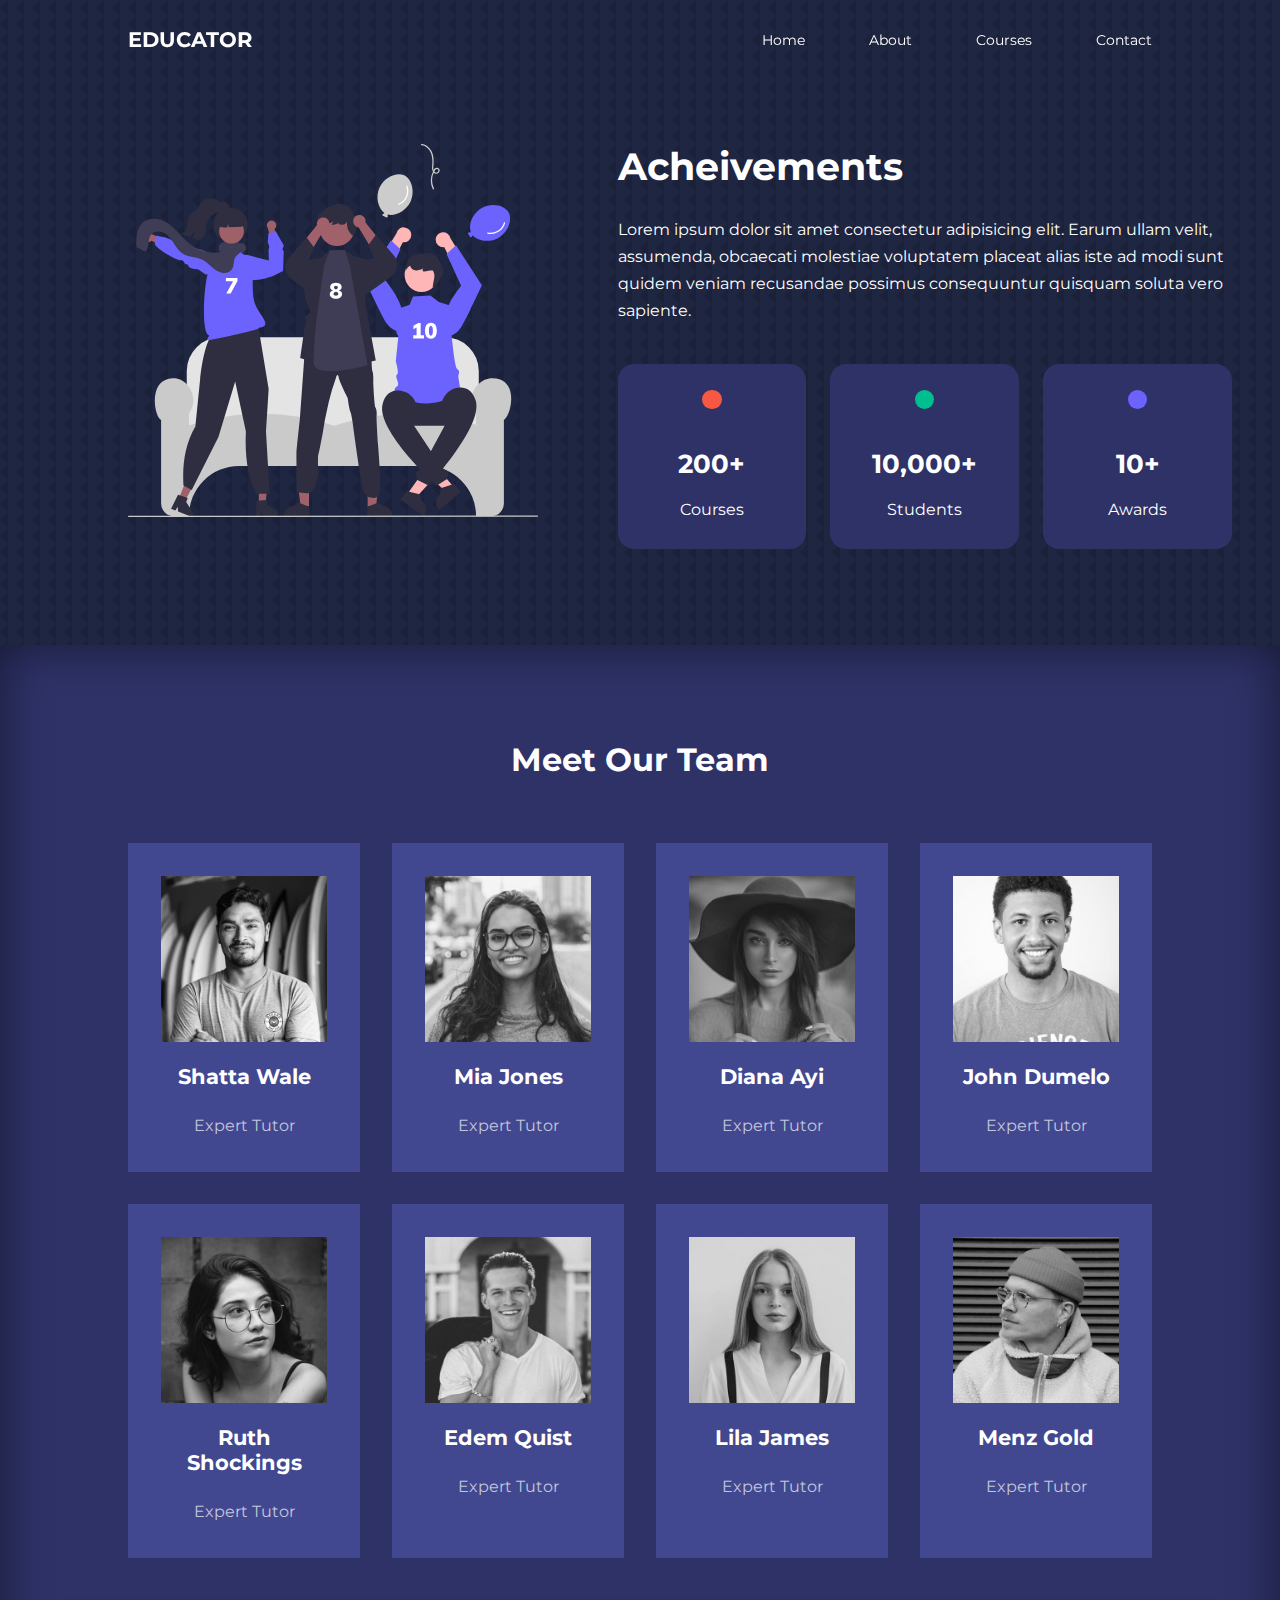
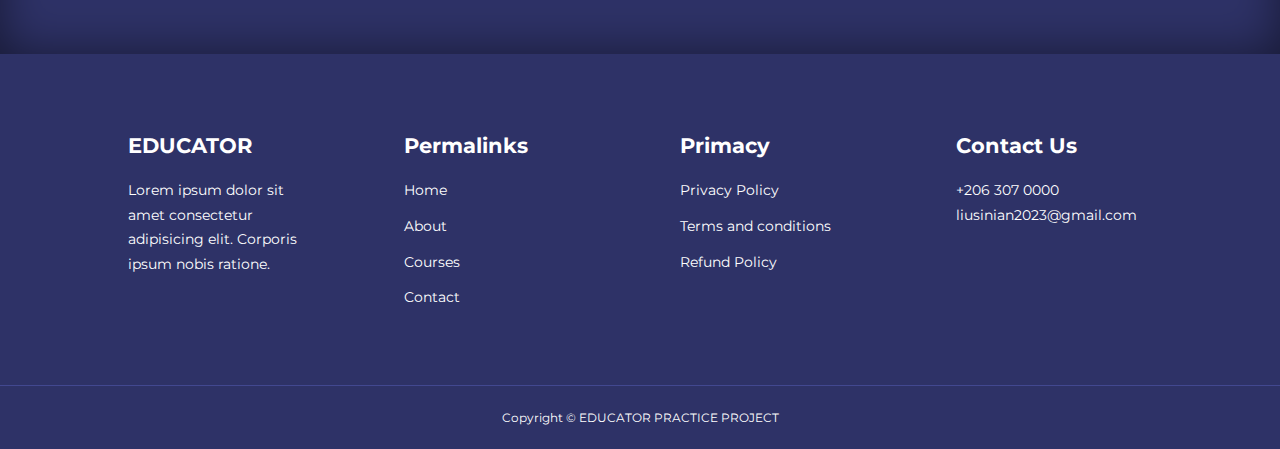
<file: public/about.html>
<!DOCTYPE html>
<html lang="en">

<head>
  <meta charset="UTF-8">
  <meta http-equiv="X-UA-Compatible" content="IE=edge">
  <meta name="viewport" content="width=device-width, initial-scale=1.0">
  <title>Responsive Multipage Education Website Using HTML, CSS & Javascript</title>

  <!-- ICONSCOUT CDN -->
  <link rel="stylesheet" href="https://unicons.iconscout.com/release/v4.0.0/css/line.css">

  <!-- GOOGLE FONTS (MONTSERRAT) -->
  <link rel="preconnect" href="https://fonts.googleapis.com">
  <link rel="preconnect" href="https://fonts.gstatic.com" crossorigin>
  <link href="https://fonts.googleapis.com/css2?family=Montserrat:wght@300;400;500;600;700;800;900&display=swap"
    rel="stylesheet">

  <link rel="stylesheet" href="./css/style.css">
  <link rel="stylesheet" href="./css/about.css">
</head>

<body>
  <!-- nav section -->
  <nav>
    <div class="container nav_container">
      <a href="index.html">
        <h4>EDUCATOR</h4>
      </a>
      <ul class="nav_menu">
        <li><a href="index.html">Home</a></li>
        <li><a href="about.html">About</a></li>
        <li><a href="courses.html">Courses</a></li>
        <li><a href="contact.html">Contact</a></li>
      </ul>
      <!-- i为iconScout元素 区分普通文本的一系列文本-->
      <button id="open-menu-btn"><i class="uil uil-bars"></i></button>
      <button id="close-menu-btn"><i class="uil uil-multiply"></i></button>
    </div>
  </nav>



  <!--  achievemen section  -->

  <section class="about__achievements">
    <div class="container about__achievements-container">
      <div class="about__achievements-left">
        <img src="./images/about achievements.svg">
      </div>

      <div class="about__achievements-right">
        <h1>Acheivements</h1>
        <p>
          Lorem ipsum dolor sit amet consectetur adipisicing elit. Earum ullam velit, assumenda, obcaecati molestiae
          voluptatem placeat alias iste ad modi sunt quidem veniam recusandae possimus consequuntur quisquam soluta vero
          sapiente.
        </p>
        <div class="achievements__cards">
          <article class="achievement__card">
            <span class="achievement__icon">
              <i class="uil uil-video"></i>
            </span>
            <h3>200+</h3>
            <p>Courses</p>
          </article>

          <article class="achievement__card">
            <span class="achievement__icon">
              <i class="uil uil-users-alt"></i>
            </span>
            <h3>10,000+</h3>
            <p>Students</p>
          </article>

          <article class="achievement__card">
            <span class="achievement__icon">
              <i class="uil uil-trophy"></i>
            </span>
            <h3>10+</h3>
            <p>Awards</p>
          </article>

        </div>
      </div>
    </div>
  </section>



  <!-- team section -->
  <section class="team">
    <h2>Meet Our Team</h2>
    <div class="container team__container">
      <article class="team__member">
        <div class="team__member-image">
          <img src="./images/tm1.jpg">
        </div>
        <div class="team__member-info">
          <h4>Shatta Wale</h4>
          <p>Expert Tutor</p>
        </div>
        <div class="team__member-socials">
          <a href="https://instagram.com"><i class="uil uil-instagram"></i></a>
          <a href="https://twitter.com"><i class="uil uil-twitter-alt"></i></a>
          <a href="https://linkedin.com"><i class="uil uil-linkedin-alt"></i></a>
        </div>
      </article>

      <article class="team__member">
        <div class="team__member-image">
          <img src="./images/tm2.jpg">
        </div>
        <div class="team__member-info">
          <h4>Mia Jones</h4>
          <p>Expert Tutor</p>
        </div>
        <div class="team__member-socials">
          <a href="https://instagram.com"><i class="uil uil-instagram"></i></a>
          <a href="https://twitter.com"><i class="uil uil-twitter-alt"></i></a>
          <a href="https://linkedin.com"><i class="uil uil-linkedin-alt"></i></a>
        </div>
      </article>


      <article class="team__member">
        <div class="team__member-image">
          <img src="./images/tm3.jpg">
        </div>
        <div class="team__member-info">
          <h4>Diana Ayi</h4>
          <p>Expert Tutor</p>
        </div>
        <div class="team__member-socials">
          <a href="https://instagram.com"><i class="uil uil-instagram"></i></a>
          <a href="https://twitter.com"><i class="uil uil-twitter-alt"></i></a>
          <a href="https://linkedin.com"><i class="uil uil-linkedin-alt"></i></a>
        </div>
      </article>


      <article class="team__member">
        <div class="team__member-image">
          <img src="./images/tm4.jpg">
        </div>
        <div class="team__member-info">
          <h4>John Dumelo</h4>
          <p>Expert Tutor</p>
        </div>
        <div class="team__member-socials">
          <a href="https://instagram.com"><i class="uil uil-instagram"></i></a>
          <a href="https://twitter.com"><i class="uil uil-twitter-alt"></i></a>
          <a href="https://linkedin.com"><i class="uil uil-linkedin-alt"></i></a>
        </div>
      </article>


      <article class="team__member">
        <div class="team__member-image">
          <img src="./images/tm5.jpg">
        </div>
        <div class="team__member-info">
          <h4>Ruth Shockings</h4>
          <p>Expert Tutor</p>
        </div>
        <div class="team__member-socials">
          <a href="https://instagram.com"><i class="uil uil-instagram"></i></a>
          <a href="https://twitter.com"><i class="uil uil-twitter-alt"></i></a>
          <a href="https://linkedin.com"><i class="uil uil-linkedin-alt"></i></a>
        </div>
      </article>


      <article class="team__member">
        <div class="team__member-image">
          <img src="./images/tm6.jpg">
        </div>
        <div class="team__member-info">
          <h4>Edem Quist</h4>
          <p>Expert Tutor</p>
        </div>
        <div class="team__member-socials">
          <a href="https://instagram.com"><i class="uil uil-instagram"></i></a>
          <a href="https://twitter.com"><i class="uil uil-twitter-alt"></i></a>
          <a href="https://linkedin.com"><i class="uil uil-linkedin-alt"></i></a>
        </div>
      </article>


      <article class="team__member">
        <div class="team__member-image">
          <img src="./images/tm7.jpg">
        </div>
        <div class="team__member-info">
          <h4>Lila James</h4>
          <p>Expert Tutor</p>
        </div>
        <div class="team__member-socials">
          <a href="https://instagram.com"><i class="uil uil-instagram"></i></a>
          <a href="https://twitter.com"><i class="uil uil-twitter-alt"></i></a>
          <a href="https://linkedin.com"><i class="uil uil-linkedin-alt"></i></a>
        </div>
      </article>


      <article class="team__member">
        <div class="team__member-image">
          <img src="./images/tm8.jpg">
        </div>
        <div class="team__member-info">
          <h4>Menz Gold</h4>
          <p>Expert Tutor</p>
        </div>
        <div class="team__member-socials">
          <a href="https://instagram.com"><i class="uil uil-instagram"></i></a>
          <a href="https://twitter.com"><i class="uil uil-twitter-alt"></i></a>
          <a href="https://linkedin.com"><i class="uil uil-linkedin-alt"></i></a>
        </div>
      </article>
    </div>
  </section>

  <!-- footer -->
  <footer>
    <div class="container footer_container">
      <div class="footer_1">
        <a href="index.html" class="footer_logo">
          <h4>EDUCATOR</h4>
        </a>
        <p>
          Lorem ipsum dolor sit amet consectetur adipisicing elit. Corporis ipsum nobis ratione.
        </p>
      </div>

      <div class="footer_2">
        <h4>Permalinks</h4>
        <ul class="permalinks">
          <li><a href="index.html">Home</a></li>
          <li><a href="about.html">About</a></li>
          <li><a href="courses.html">Courses</a></li>
          <li><a href="contact.html">Contact</a></li>
        </ul>
      </div>

      <div class="footer_3">
        <h4>Primacy</h4>
        <ul class="privacy">
          <li><a href="#">Privacy Policy</a></li>
          <li><a href="#">Terms and conditions</a></li>
          <li><a href="#">Refund Policy</a></li>
        </ul>
      </div>

      <div class="footer_4">
        <h4>Contact Us</h4>
        <div>
          <p>+206 307 0000</p>
          <p>liusinian2023@gmail.com</p>
        </div>

        <ul class="footer_socials">
          <li>
            <a href="#"><i class="uil uil-facebook-f"></i></a>
          </li>
          <li>
            <a href="#"><i class="uil uil-instagram-alt"></i></a>
          </li>
          <li>
            <a href="#"><i class="uil uil-twitter"></i></a>
          </li>
          <li>
            <a href="#"><i class="uil uil-linkedin-alt"></i></a>
          </li>
        </ul>
      </div>
    </div>
    <div class="footer_copyright">
      <!-- copyright符号 -->
      <small>Copyright &copy; EDUCATOR PRACTICE PROJECT</small>
    </div>
  </footer>

  <script src="./main.js"></script>

</body>

</html>
</file>
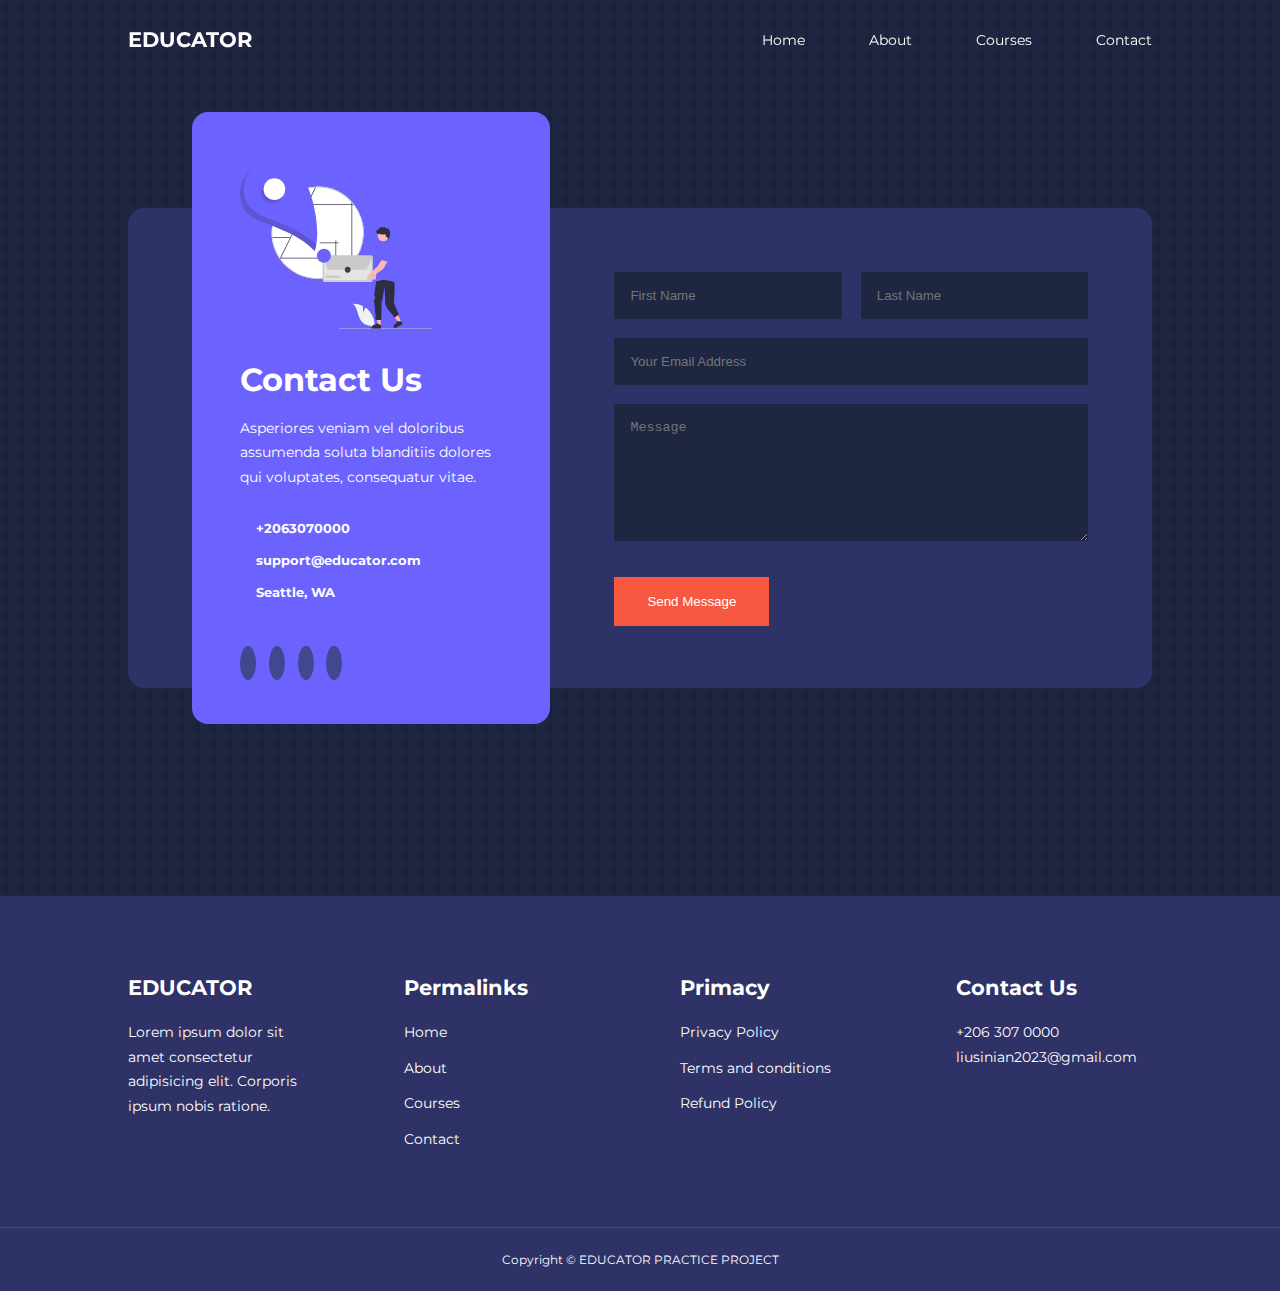
<file: public/contact.html>
<!DOCTYPE html>
<html lang="en">

<head>
  <meta charset="UTF-8">
  <meta http-equiv="X-UA-Compatible" content="IE=edge">
  <meta name="viewport" content="width=device-width, initial-scale=1.0">
  <title>Responsive Multipage Education Website Using HTML, CSS & Javascript</title>

  <!-- ICONSCOUT CDN -->
  <link rel="stylesheet" href="https://unicons.iconscout.com/release/v4.0.0/css/line.css">

  <!-- GOOGLE FONTS (MONTSERRAT) -->
  <link rel="preconnect" href="https://fonts.googleapis.com">
  <link rel="preconnect" href="https://fonts.gstatic.com" crossorigin>
  <link href="https://fonts.googleapis.com/css2?family=Montserrat:wght@300;400;500;600;700;800;900&display=swap"
    rel="stylesheet">

  <link rel="stylesheet" href="./css/style.css">
  <link rel="stylesheet" href="./css/contact.css">
</head>

<body>
  <!-- nav section -->
  <nav>
    <div class="container nav_container">
      <a href="index.html">
        <h4>EDUCATOR</h4>
      </a>
      <ul class="nav_menu">
        <li><a href="index.html">Home</a></li>
        <li><a href="about.html">About</a></li>
        <li><a href="courses.html">Courses</a></li>
        <li><a href="contact.html">Contact</a></li>
      </ul>
      <!-- i为iconScout元素 区分普通文本的一系列文本-->
      <button id="open-menu-btn"><i class="uil uil-bars"></i></button>
      <button id="close-menu-btn"><i class="uil uil-multiply"></i></button>
    </div>
  </nav>


  <!-- contact section -->


  <section class="contact">
    <div class="container contact__container">
      <aside class="contact__aside">
        <div class="aside__image">
          <img src="./images/contact.svg">
        </div>
        <h2>Contact Us</h2>
        <p>
          Asperiores veniam vel doloribus assumenda soluta blanditiis dolores qui voluptates, consequatur vitae.
        </p>
        <ul class="contact__details">
          <li>
            <i class="uil uil-phone-times"></i>
            <h5>+2063070000</h5>
          </li>
          <li>
            <i class="uil uil-envelope"></i>
            <h5>support@educator.com</h5>
          </li>
          <li>
            <i class="uil uil-location-point"></i>
            <h5>Seattle, WA</h5>
          </li>
        </ul>
        <ul class="contact__socials">
          <li> <a href="https://facebook.com"><i class="uil uil-facebook-f"></i></a> </li>
          <li> <a href="https://instagram.com"><i class="uil uil-instagram"></i></a> </li>
          <li> <a href="https://twitter.com"><i class="uil uil-twitter"></i></a> </li>
          <li> <a href="https://linkedin.com"><i class="uil uil-linkedin-alt"></i></a> </li>
        </ul>
      </aside>

      <!-- action这里填formspree网站生成的链接, 注意要加method="POST"-->
      <form action="https://f" method="POST" class="contact__form">
        <div class="form__name">
          <!-- 注意required -->
          <input type="text" name="First Name" placeholder="First Name" required>
          <input type="text" name="Last Name" placeholder="Last Name" required>
        </div>
        <input type="email" name="Email Address" placeholder="Your Email Address" required>
        <textarea name="Message" rows="7" placeholder="Message" required></textarea>
        <button type="submit" class="btn btn-primary">Send Message</button>
      </form>
    </div>
  </section>


  <!-- footer section -->

  <footer>
    <div class="container footer_container">
      <div class="footer_1">
        <a href="index.html" class="footer_logo">
          <h4>EDUCATOR</h4>
        </a>
        <p>
          Lorem ipsum dolor sit amet consectetur adipisicing elit. Corporis ipsum nobis ratione.
        </p>
      </div>

      <div class="footer_2">
        <h4>Permalinks</h4>
        <ul class="permalinks">
          <li><a href="index.html">Home</a></li>
          <li><a href="about.html">About</a></li>
          <li><a href="courses.html">Courses</a></li>
          <li><a href="contact.html">Contact</a></li>
        </ul>
      </div>

      <div class="footer_3">
        <h4>Primacy</h4>
        <ul class="privacy">
          <li><a href="#">Privacy Policy</a></li>
          <li><a href="#">Terms and conditions</a></li>
          <li><a href="#">Refund Policy</a></li>
        </ul>
      </div>

      <div class="footer_4">
        <h4>Contact Us</h4>
        <div>
          <p>+206 307 0000</p>
          <p>liusinian2023@gmail.com</p>
        </div>

        <ul class="footer_socials">
          <li>
            <a href="#"><i class="uil uil-facebook-f"></i></a>
          </li>
          <li>
            <a href="#"><i class="uil uil-instagram-alt"></i></a>
          </li>
          <li>
            <a href="#"><i class="uil uil-twitter"></i></a>
          </li>
          <li>
            <a href="#"><i class="uil uil-linkedin-alt"></i></a>
          </li>
        </ul>
      </div>
    </div>
    <div class="footer_copyright">
      <!-- copyright符号 -->
      <small>Copyright &copy; EDUCATOR PRACTICE PROJECT</small>
    </div>
  </footer>

  <script src="./main.js"></script>

</body>

</html>
</file>
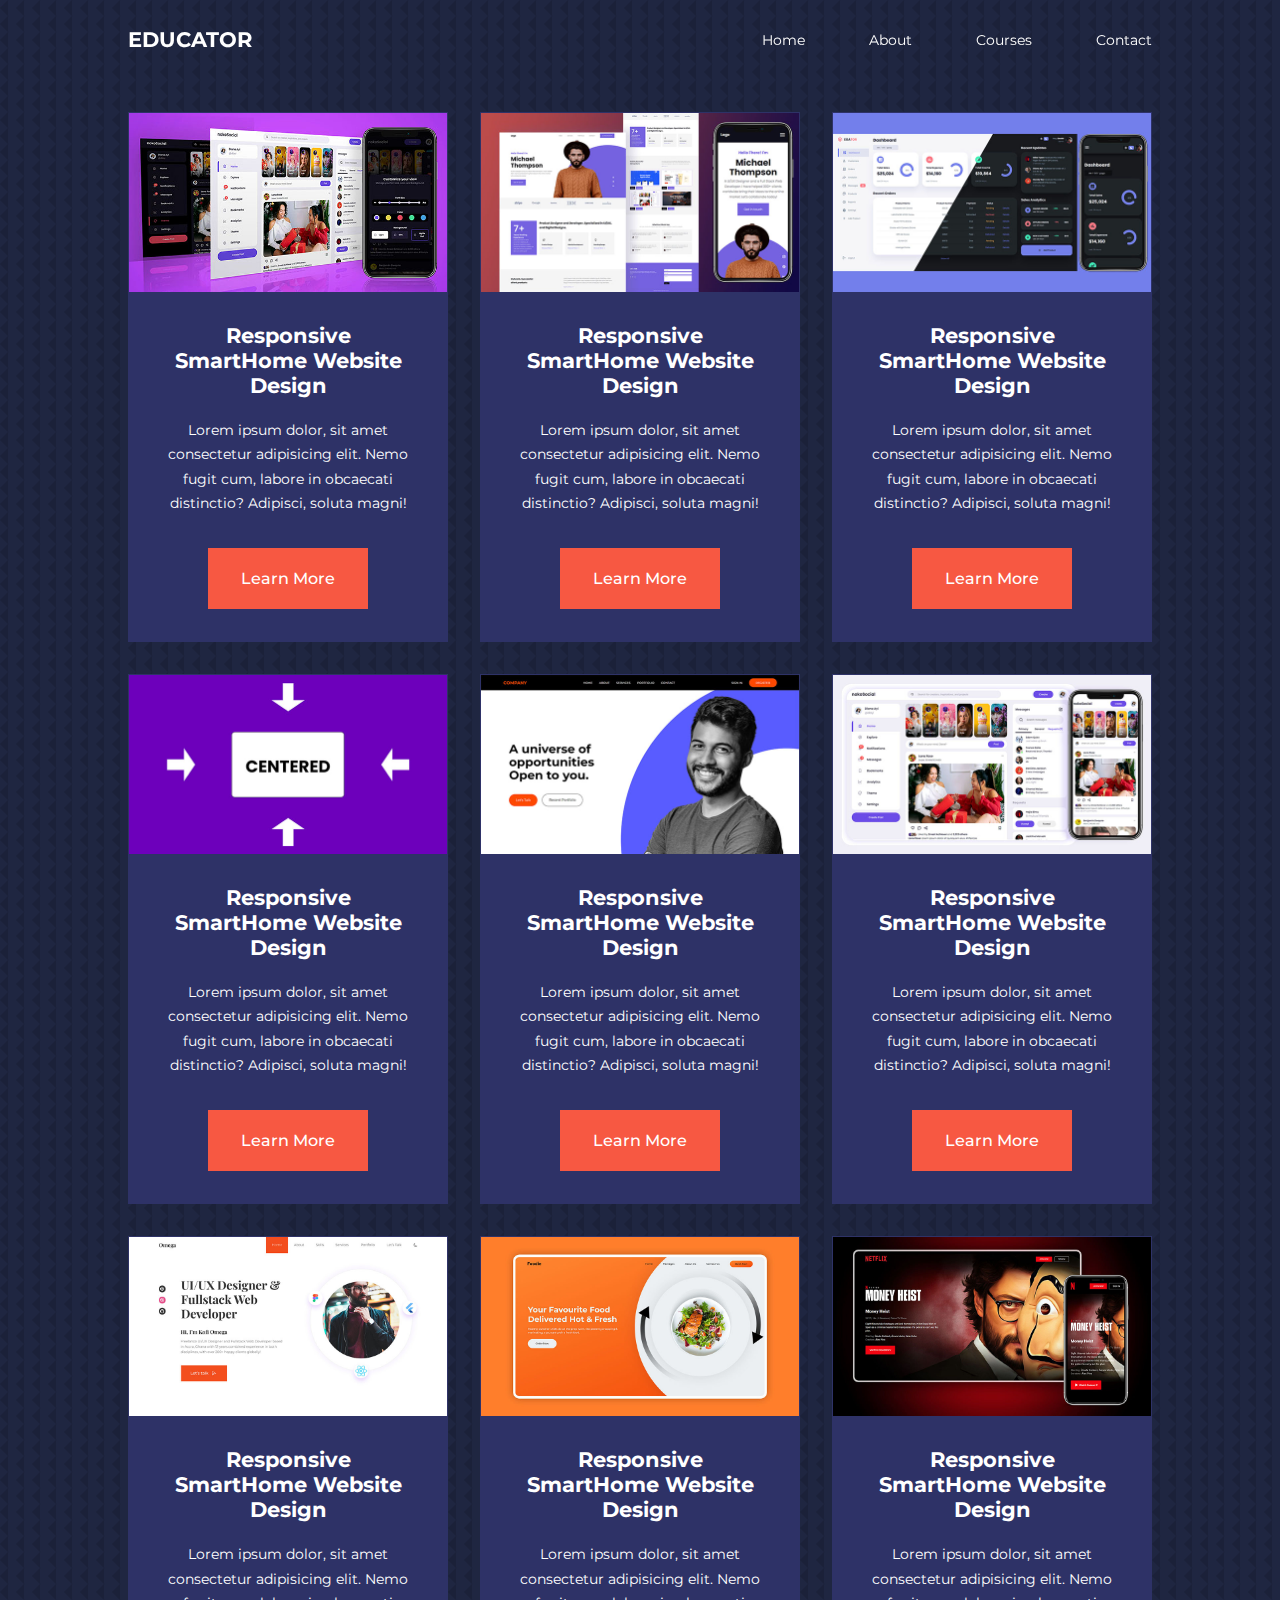
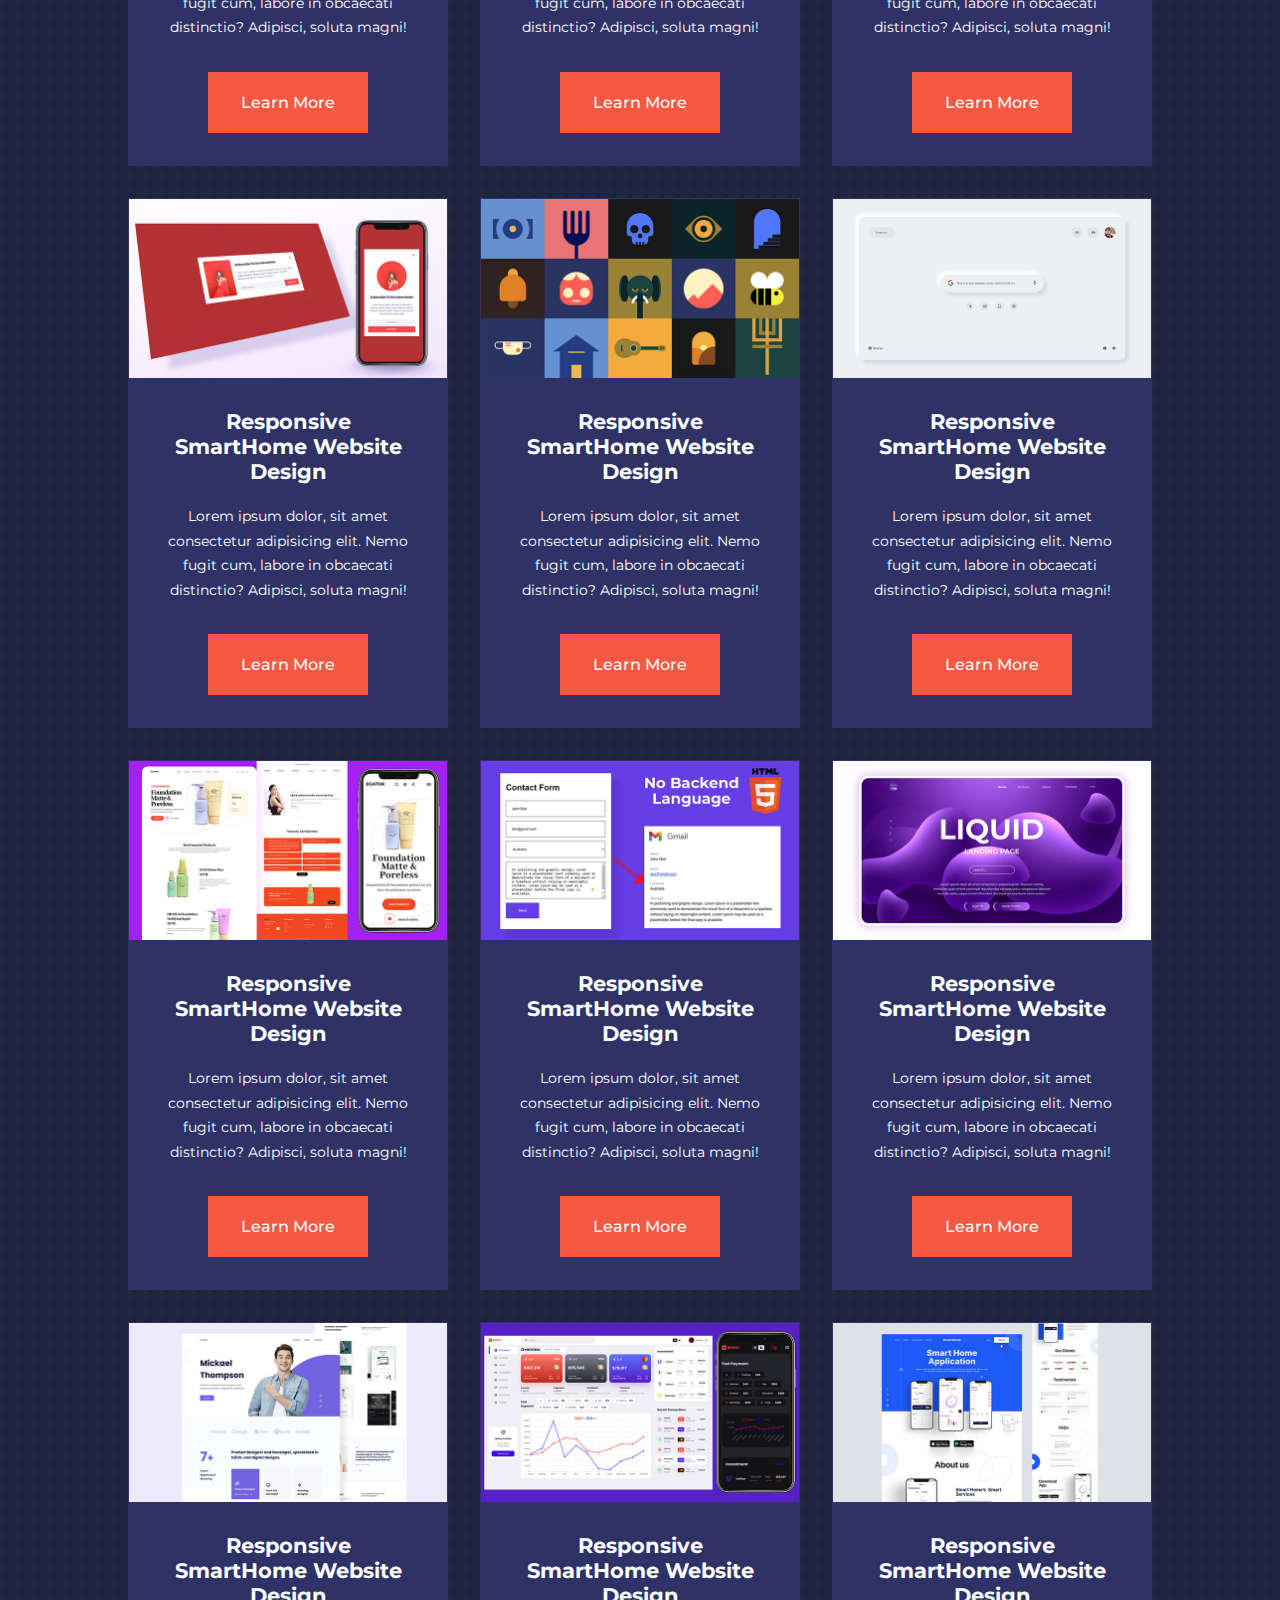
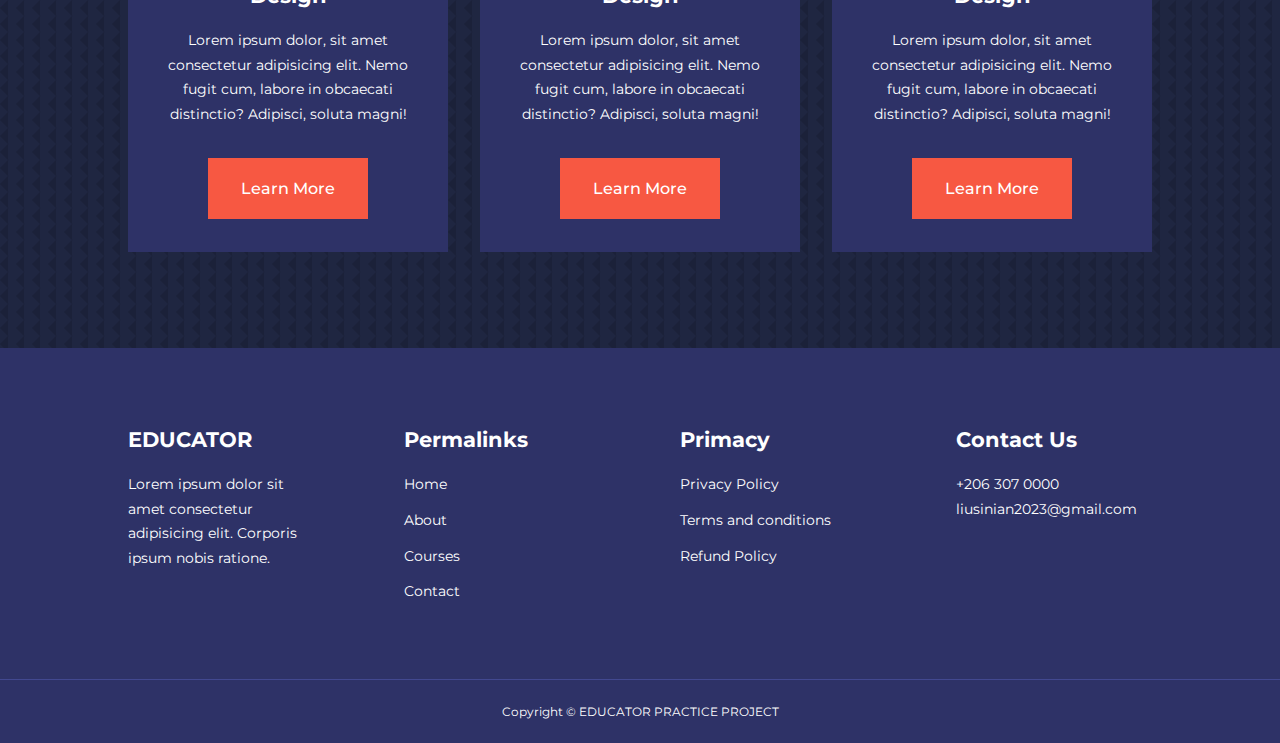
<file: public/courses.html>
<!DOCTYPE html>
<html lang="en">

<head>
  <meta charset="UTF-8">
  <meta http-equiv="X-UA-Compatible" content="IE=edge">
  <meta name="viewport" content="width=device-width, initial-scale=1.0">
  <title>Responsive Multipage Education Website Using HTML, CSS & Javascript</title>

  <!-- ICONSCOUT CDN -->
  <link rel="stylesheet" href="https://unicons.iconscout.com/release/v4.0.0/css/line.css">

  <!-- GOOGLE FONTS (MONTSERRAT) -->
  <link rel="preconnect" href="https://fonts.googleapis.com">
  <link rel="preconnect" href="https://fonts.gstatic.com" crossorigin>
  <link href="https://fonts.googleapis.com/css2?family=Montserrat:wght@300;400;500;600;700;800;900&display=swap"
    rel="stylesheet">

  <link rel="stylesheet" href="./css/style.css">

  <style>
    body {
      background-image: url("./images/bg-texture.png")
    }

    .courses {
      margin-top: 1rem
    }
  </style>

</head>

<body>
  <!-- nav section -->
  <nav>
    <div class="container nav_container">
      <a href="index.html">
        <h4>EDUCATOR</h4>
      </a>
      <ul class="nav_menu">
        <li><a href="index.html">Home</a></li>
        <li><a href="about.html">About</a></li>
        <li><a href="courses.html">Courses</a></li>
        <li><a href="contact.html">Contact</a></li>
      </ul>
      <!-- i为iconScout元素 区分普通文本的一系列文本-->
      <button id="open-menu-btn"><i class="uil uil-bars"></i></button>
      <button id="close-menu-btn"><i class="uil uil-multiply"></i></button>
    </div>
  </nav>



  <!-- course section -->

  <section class="courses">
    <div class="container courses_container">
      <article class="course">
        <div class="course_image">
          <img src="./images/course1.jpg" />
        </div>
        <div class="course_info">
          <h4>Responsive SmartHome Website Design</h4>
          <p>
            Lorem ipsum dolor, sit amet consectetur adipisicing elit. Nemo fugit cum, labore in obcaecati distinctio?
            Adipisci, soluta magni!
          </p>
          <a href="#" class="btn btn-primary">Learn More</a>
        </div>
      </article>


      <article class="course">
        <div class="course_image">
          <img src="./images/course2.jpg" />
        </div>
        <div class="course_info">
          <h4>Responsive SmartHome Website Design</h4>
          <p>
            Lorem ipsum dolor, sit amet consectetur adipisicing elit. Nemo fugit cum, labore in obcaecati distinctio?
            Adipisci, soluta magni!
          </p>
          <a href="#" class="btn btn-primary">Learn More</a>
        </div>
      </article>

      <article class="course">
        <div class="course_image">
          <img src="./images/course3.jpg" />
        </div>
        <div class="course_info">
          <h4>Responsive SmartHome Website Design</h4>
          <p>
            Lorem ipsum dolor, sit amet consectetur adipisicing elit. Nemo fugit cum, labore in obcaecati distinctio?
            Adipisci, soluta magni!
          </p>
          <a href="#" class="btn btn-primary">Learn More</a>
        </div>
      </article>

      <article class="course">
        <div class="course_image">
          <img src="./images/course4.jpg" />
        </div>
        <div class="course_info">
          <h4>Responsive SmartHome Website Design</h4>
          <p>
            Lorem ipsum dolor, sit amet consectetur adipisicing elit. Nemo fugit cum, labore in obcaecati distinctio?
            Adipisci, soluta magni!
          </p>
          <a href="#" class="btn btn-primary">Learn More</a>
        </div>
      </article>

      <article class="course">
        <div class="course_image">
          <img src="./images/course5.jpg" />
        </div>
        <div class="course_info">
          <h4>Responsive SmartHome Website Design</h4>
          <p>
            Lorem ipsum dolor, sit amet consectetur adipisicing elit. Nemo fugit cum, labore in obcaecati distinctio?
            Adipisci, soluta magni!
          </p>
          <a href="#" class="btn btn-primary">Learn More</a>
        </div>
      </article>

      <article class="course">
        <div class="course_image">
          <img src="./images/course6.jpg" />
        </div>
        <div class="course_info">
          <h4>Responsive SmartHome Website Design</h4>
          <p>
            Lorem ipsum dolor, sit amet consectetur adipisicing elit. Nemo fugit cum, labore in obcaecati distinctio?
            Adipisci, soluta magni!
          </p>
          <a href="#" class="btn btn-primary">Learn More</a>
        </div>
      </article>

      <article class="course">
        <div class="course_image">
          <img src="./images/course7.jpg" />
        </div>
        <div class="course_info">
          <h4>Responsive SmartHome Website Design</h4>
          <p>
            Lorem ipsum dolor, sit amet consectetur adipisicing elit. Nemo fugit cum, labore in obcaecati distinctio?
            Adipisci, soluta magni!
          </p>
          <a href="#" class="btn btn-primary">Learn More</a>
        </div>
      </article>

      <article class="course">
        <div class="course_image">
          <img src="./images/course8.jpg" />
        </div>
        <div class="course_info">
          <h4>Responsive SmartHome Website Design</h4>
          <p>
            Lorem ipsum dolor, sit amet consectetur adipisicing elit. Nemo fugit cum, labore in obcaecati distinctio?
            Adipisci, soluta magni!
          </p>
          <a href="#" class="btn btn-primary">Learn More</a>
        </div>
      </article>

      <article class="course">
        <div class="course_image">
          <img src="./images/course9.jpg" />
        </div>
        <div class="course_info">
          <h4>Responsive SmartHome Website Design</h4>
          <p>
            Lorem ipsum dolor, sit amet consectetur adipisicing elit. Nemo fugit cum, labore in obcaecati distinctio?
            Adipisci, soluta magni!
          </p>
          <a href="#" class="btn btn-primary">Learn More</a>
        </div>
      </article>

      <article class="course">
        <div class="course_image">
          <img src="./images/course10.jpg" />
        </div>
        <div class="course_info">
          <h4>Responsive SmartHome Website Design</h4>
          <p>
            Lorem ipsum dolor, sit amet consectetur adipisicing elit. Nemo fugit cum, labore in obcaecati distinctio?
            Adipisci, soluta magni!
          </p>
          <a href="#" class="btn btn-primary">Learn More</a>
        </div>
      </article>

      <article class="course">
        <div class="course_image">
          <img src="./images/course11.jpg" />
        </div>
        <div class="course_info">
          <h4>Responsive SmartHome Website Design</h4>
          <p>
            Lorem ipsum dolor, sit amet consectetur adipisicing elit. Nemo fugit cum, labore in obcaecati distinctio?
            Adipisci, soluta magni!
          </p>
          <a href="#" class="btn btn-primary">Learn More</a>
        </div>
      </article>

      <article class="course">
        <div class="course_image">
          <img src="./images/course12.jpg" />
        </div>
        <div class="course_info">
          <h4>Responsive SmartHome Website Design</h4>
          <p>
            Lorem ipsum dolor, sit amet consectetur adipisicing elit. Nemo fugit cum, labore in obcaecati distinctio?
            Adipisci, soluta magni!
          </p>
          <a href="#" class="btn btn-primary">Learn More</a>
        </div>
      </article>

      <article class="course">
        <div class="course_image">
          <img src="./images/course13.jpg" />
        </div>
        <div class="course_info">
          <h4>Responsive SmartHome Website Design</h4>
          <p>
            Lorem ipsum dolor, sit amet consectetur adipisicing elit. Nemo fugit cum, labore in obcaecati distinctio?
            Adipisci, soluta magni!
          </p>
          <a href="#" class="btn btn-primary">Learn More</a>
        </div>
      </article>

      <article class="course">
        <div class="course_image">
          <img src="./images/course14.jpg" />
        </div>
        <div class="course_info">
          <h4>Responsive SmartHome Website Design</h4>
          <p>
            Lorem ipsum dolor, sit amet consectetur adipisicing elit. Nemo fugit cum, labore in obcaecati distinctio?
            Adipisci, soluta magni!
          </p>
          <a href="#" class="btn btn-primary">Learn More</a>
        </div>
      </article>

      <article class="course">
        <div class="course_image">
          <img src="./images/course15.jpg" />
        </div>
        <div class="course_info">
          <h4>Responsive SmartHome Website Design</h4>
          <p>
            Lorem ipsum dolor, sit amet consectetur adipisicing elit. Nemo fugit cum, labore in obcaecati distinctio?
            Adipisci, soluta magni!
          </p>
          <a href="#" class="btn btn-primary">Learn More</a>
        </div>
      </article>

      <article class="course">
        <div class="course_image">
          <img src="./images/course16.jpg" />
        </div>
        <div class="course_info">
          <h4>Responsive SmartHome Website Design</h4>
          <p>
            Lorem ipsum dolor, sit amet consectetur adipisicing elit. Nemo fugit cum, labore in obcaecati distinctio?
            Adipisci, soluta magni!
          </p>
          <a href="#" class="btn btn-primary">Learn More</a>
        </div>
      </article>

      <article class="course">
        <div class="course_image">
          <img src="./images/course17.jpg" />
        </div>
        <div class="course_info">
          <h4>Responsive SmartHome Website Design</h4>
          <p>
            Lorem ipsum dolor, sit amet consectetur adipisicing elit. Nemo fugit cum, labore in obcaecati distinctio?
            Adipisci, soluta magni!
          </p>
          <a href="#" class="btn btn-primary">Learn More</a>
        </div>
      </article>

      <article class="course">
        <div class="course_image">
          <img src="./images/course18.jpg" />
        </div>
        <div class="course_info">
          <h4>Responsive SmartHome Website Design</h4>
          <p>
            Lorem ipsum dolor, sit amet consectetur adipisicing elit. Nemo fugit cum, labore in obcaecati distinctio?
            Adipisci, soluta magni!
          </p>
          <a href="#" class="btn btn-primary">Learn More</a>
        </div>
      </article>

    </div>
  </section>


  <!-- footer section -->
  <footer>
    <div class="container footer_container">
      <div class="footer_1">
        <a href="index.html" class="footer_logo">
          <h4>EDUCATOR</h4>
        </a>
        <p>
          Lorem ipsum dolor sit amet consectetur adipisicing elit. Corporis ipsum nobis ratione.
        </p>
      </div>

      <div class="footer_2">
        <h4>Permalinks</h4>
        <ul class="permalinks">
          <li><a href="index.html">Home</a></li>
          <li><a href="about.html">About</a></li>
          <li><a href="courses.html">Courses</a></li>
          <li><a href="contact.html">Contact</a></li>
        </ul>
      </div>

      <div class="footer_3">
        <h4>Primacy</h4>
        <ul class="privacy">
          <li><a href="#">Privacy Policy</a></li>
          <li><a href="#">Terms and conditions</a></li>
          <li><a href="#">Refund Policy</a></li>
        </ul>
      </div>

      <div class="footer_4">
        <h4>Contact Us</h4>
        <div>
          <p>+206 307 0000</p>
          <p>liusinian2023@gmail.com</p>
        </div>

        <ul class="footer_socials">
          <li>
            <a href="#"><i class="uil uil-facebook-f"></i></a>
          </li>
          <li>
            <a href="#"><i class="uil uil-instagram-alt"></i></a>
          </li>
          <li>
            <a href="#"><i class="uil uil-twitter"></i></a>
          </li>
          <li>
            <a href="#"><i class="uil uil-linkedin-alt"></i></a>
          </li>
        </ul>
      </div>
    </div>
    <div class="footer_copyright">
      <!-- copyright符号 -->
      <small>Copyright &copy; EDUCATOR PRACTICE PROJECT</small>
    </div>
  </footer>

  <script src="./main.js"></script>

</body>

</html>
</file>
<file: public/css/style.css>
* {
  margin: 0;
  padding: 0;
  border: 0;
  outline: 0;
  /* 去掉下划线 */
  text-decoration: none;
  /* 去掉li的点 */
  list-style: none;
  box-sizing: border-box;
}

:root {
  --color-primary: #6c63ff;
  --color-success: #00bf8e;
  --color-warning: #f7c94b;
  --color-danger: #f75842;
  --color-danger-variant: rgba(247, 88, 66, 0.4);
  --color-white: #fff;
  --color-light: rgba(255, 255, 255, 0.7);
  --color-black: #000;
  --color-bg: #1f2641;
  --color-bg1: #2e3267;
  --color-bg2: #424890;

  /* for media query */
  --container-width-lg: 80%;
  --container-width-md: 90%;
  --container-width-sm: 94%;

  /* 动画渐进效果 */
  --transition: all 400ms ease;
}

body {
  font-family: 'Montserrat', sans-serif;
  line-height: 1.7;
  color: var(--color-white);
  /* 先设置颜色，路径../ 返回上一级 */
  background: var(--color-bg);
  background-image: url('../images/bg-texture.png');
  /* or:  / 返回根目录*/
  /* background-image: url('/img/cat-pic-1.jpg') */
}

.container {
  width: var(--container-width-lg);
  margin: 0 auto;
}

section {
  padding: 6rem 0;
}

section h2 {
  text-align: center;
  margin-bottom: 4rem;
}

h1,
h2,
h3,
h4,
h5 {
  line-height: 1.2;
}

h1 {
  font-size: 2.4rem;
}

h2 {
  font-size: 2rem;
}

h3 {
  font-size: 1.6rem;
}

h4 {
  font-size: 1.3rem;
}

a {
  color: var(--color-white);
}

img {
  width: 100%;
  display: block;
  object-fit: cover;
}

.btn {
  display: inline-block;
  background: var(--color-white);
  color: var(--color-black);
  padding: 1rem 2rem;
  border: 1px solid transparent;
  font-weight: 500;
  transition: var(--transition);
}

.btn:hover {
  background: transparent;
  color: var(--color-white);
  border-color: var(--color-white);
}

.btn-primary {
  background: var(--color-danger);
  color: var(--color-white);
}

/* =================== NAVBAR ===================== */
nav {
  background: transparent;
  width: 100vw;
  height: 5rem;
  /* 将navbar固定在最上面 */
  position: fixed;
  top: 0;
  z-index: 11;
}

/* change navbar styles on scroll using javascript */
.window-scroll {
  background: var(--color-primary);
  box-shadow: 0 1rem 2rem rgba(0, 0, 0, 0.2);
  /* 往右，往下，大小 */
}

.nav_container {
  height: 100%;
  display: flex;
  justify-content: space-between;
  align-items: center;
}

nav button {
  display: none;
}

.nav_menu {
  display: flex;
  align-items: center;
  gap: 4rem;
}

.nav_menu a {
  font-size: 0.9rem;
  transition: var(--transition);
}

.nav_menu a:hover {
  color: var(--color-bg2);
}

/* =================== HEADER ===================== */
header {
  position: relative;
  top: 5rem;
  overflow: hidden;
  height: 70vh;
  margin-bottom: 5rem;
}

.header_container {
  display: grid;
  grid-template-columns: 1fr 1fr;
  align-items: center;
  gap: 5rem;
  height: 100%;
}

.header_left p {
  margin: 1rem 0 2.4rem;
}

/* =================== CATEGORIES ===================== */
.categories {
  background: var(--color-bg1);
  height: 32rem;
}

.categories h1 {
  line-height: 1;
  margin-bottom: 3rem;
}

.categories_container {
  display: grid;
  grid-template-columns: 40% 60%;
  /* 垂直分成左右两个部分 */
}

.categories_left {
  margin-right: 4rem;
}

.categories_left p {
  margin: 1rem 0 3rem;
}

/* grid用法 */
.categories_right {
  display: grid;
  grid-template-columns: repeat(3, 1fr);
  gap: 1.2rem;
}

.category {
  background: var(--color-bg2);
  padding: 2rem;
  border-radius: 2rem;
  transition: var(--transition);
}

.category:hover {
  box-shadow: 0 3rem 3rem rgba(0, 0, 0, 0.3);
  z-index: 1;
}

/* 改变每个icon的背景颜色（span里面的class）*/
.category:nth-child(2) .category_icon {
  background: var(--color-danger);
}

.category:nth-child(3) .category_icon {
  background: var(--color-success);
}

.category:nth-child(4) .category_icon {
  background: var(--color-warning);
}

.category:nth-child(5) .category_icon {
  background: var(--color-success);
}

.category_icon {
  background: var(--color-primary);
  padding: 0.7rem;
  border-radius: 0.9rem;
}

.category h5 {
  margin: 2rem 0 1rem;
}

.category p {
  font-size: 0.85rem;
}

/* courses */
.courses {
  margin-top: 10rem;
}

.courses_container {
  display: grid;
  grid-template-columns: repeat(3, 1fr);
  gap: 2rem;
}

.course {
  background: var(--color-bg1);
  text-align: center;
  border: 1px solid transparent;
  transition: var(--transition);
}

.course:hover {
  background: transparent;
  border-color: var(--color-primary);
}

.course_info {
  padding: 2rem;
}

.course_info p {
  margin: 1.2rem 0 2rem;
  font-size: 0.9rem;
}

/* =================== FAQs ===================== */
.faqs {
  background: var(--color-bg1);
  box-shadow: inset 0 0 3rem rgba(0, 0, 0, 0.5);
}

.faqs_container {
  display: grid;
  grid-template-columns: 1fr 1fr;
  gap: 1rem;
}

.faq {
  padding: 2rem;
  display: flex;
  align-items: center;
  gap: 1.4rem;
  /* fit-content 随盒子的内容来决定盒子的宽度 */
  height: fit-content;
  background: var(--color-primary);
  cursor: pointer;
}

.faq h4 {
  font-size: 1rem;
  line-height: 2.2;
}

.faq_icon {
  align-self: flex-start;
  font-size: 1.2rem;
}

.faq p {
  margin-top: 0.8rem;
  display: none;
}

.faq.open p {
  display: block;
}

/* =================== TESTIMONIALS ===================== */
.testimonials_container {
  overflow-x: hidden;
  position: relative;
  margin-bottom: 5rem;
}

.testimonial {
  padding-top: 2rem;
}

.avatar {
  width: 6rem;
  height: 6rem;
  border-radius: 50%;
  overflow: hidden;
  margin: 0 auto 1rem;
  border: 1rem solid var(--color-bg1);
}

.testimonial_info {
  text-align: center;
}

/* 父元素relative，子元素：absolute */
.testimonial_body {
  background: var(--color-primary);
  padding: 2rem;
  margin-top: 3rem;
  position: relative;
}

.testimonial_body::before {
  content: '';
  display: block;
  /* 小三角形渐变 */
  background: linear-gradient(
    135deg,
    transparent,
    var(--color-primary),
    var(--color-primary),
    var(--color-primary)
  );
  width: 3rem;
  height: 3rem;
  position: absolute;
  left: 50%;
  top: -1.5rem;
  /* 旋转 */
  transform: rotate(45deg);
}

/* footer section */
footer {
  background: var(--color-bg1);
  padding-top: 5rem;
  font-size: 0.9rem;
}

.footer_container {
  display: grid;
  grid-template-columns: repeat(4, 1fr);
  gap: 5rem;
}

/* Selects all ... elements where the parent is a <div> element */
.footer_container > div h4 {
  margin-bottom: 1.2rem;
}

.footer_1 p {
  margin: 0 0 2rem;
}

footer ul li {
  margin-bottom: 0.7rem;
}

footer ul li a:hover {
  text-decoration: underline;
}

.footer_socials {
  display: flex;
  gap: 1rem;
  font-size: 1.2rem;
  margin-top: 2rem;
}

.footer_copyright {
  text-align: center;
  margin-top: 4rem;
  padding: 1.2rem 0;
  border-top: 1px solid var(--color-bg2);
}

/* ===================== MEDIA QUERIES (TABLETS) ==================== */
@media screen and (max-width: 1024px) {
  .container {
    width: var(--container-width-md);
  }

  h1 {
    font-size: 2.2rem;
  }

  h2 {
    font-size: 1.7rem;
  }

  h3 {
    font-size: 1.4rem;
  }

  h4 {
    font-size: 1.2rem;
  }

  nav button {
    display: inline-block;
    background: transparent;
    font-size: 1.8rem;
    color: var(--color-white);
    cursor: pointer;
  }

  nav button#close-menu-btn {
    display: none;
  }

  /* 将menu转化成垂直方向 */
  /* 一开始状态none，点击之后show */
  .nav_menu {
    position: fixed;
    top: 5rem;
    right: 5%;
    height: fit-content;
    width: 18rem;
    flex-direction: column;
    gap: 0;
    display: none;
  }

  .nav_menu li {
    width: 100%;
    height: 5.8rem;
    animation: animateNavItems 400ms linear forwards;
    /* 以右上角为旋转点 */
    transform-origin: top right;
  }

  /* 关键帧 0%和100%可以改成from和to */
  @keyframes animateNavItems {
    0% {
      transform: rotateZ(-90deg) rotateX(90deg) scale(0.1);
      /* z旋转，x上下压缩，y左右压缩 */
      opacity: 0;
    }

    100% {
      transform: rotateZ(0) rotateX(0) scale(1);
      opacity: 1;
    }
  }

  .nav_menu li:nth-child(2) {
    animation-delay: 200ms;
  }

  .nav_menu li:nth-child(3) {
    animation-delay: 400ms;
  }

  .nav_menu li:nth-child(4) {
    animation-delay: 600ms;
  }

  /* 给每个menu加背景框 */
  .nav_menu li a {
    background: var(--color-primary);
    box-shadow: -4rem 6rem 10rem rgba(0, 0, 0, 0.6);
    width: 100%;
    height: 100%;
    display: grid;
    place-items: center;
  }

  .nav_menu li a:hover {
    background: var(--color-bg2);
    color: var(--color-white);
  }

  header {
    height: 52vh;
    margin-bottom: 4rem;
  }

  .header_container {
    gap: 0;
    padding-bottom: 3rem;
  }

  .categories {
    height: auto;
  }

  /* 小屏幕改成1fr, 内容变成仅一列 */
  .categories_container {
    grid-template-columns: 1fr;
    gap: 3rem;
  }
  /*小屏幕记得调整 margin-right: 0; margin-top: 0; */
  .categories_left {
    margin-right: 0;
  }

  .courses {
    margin-top: 0;
  }

  .courses_container {
    grid-template-columns: 1fr 1fr;
  }

  .faqs_container {
    grid-template-columns: 1fr;
  }

  .faq {
    padding: 1.5rem;
  }

  .footer_container {
    grid-template-columns: 1fr 1fr;
  }
}

/* ======================== MEDIA QUERIES (PHONES) ======================= */
@media screen and (max-width: 600px) {
  .container {
    width: var(--container-width-sm);
  }

  header {
    height: 100vh;
  }

  .header_container {
    grid-template-columns: 1fr;
    text-align: center;
    margin-top: 0;
  }

  .header_left p {
    margin-bottom: 1.3rem;
  }

  .categories_right {
    grid-template-columns: 1fr 1fr;
    gap: 0.7rem;
  }

  .category {
    padding: 1rem;
    border-radius: 1rem;
  }

  .category_icon {
    margin-top: 4px;
    display: inline-block;
  }

  .courses_container {
    grid-template-columns: 1fr;
  }

  .testimonial_body {
    padding: 1.2rem;
  }

  .footer_container {
    grid-template-columns: 1fr;
    text-align: center;
    gap: 2rem;
  }

  .footer_1 p {
    margin: 1rem auto;
  }

  .footer_socials {
    justify-content: center;
  }
}

/* ======================== MEDIA QUERIES (PHONES) ======================= */
@media screen and (max-width: 600px) {
  .container {
    width: var(--container-width-sm);
  }

  .nav_menu {
    right: 3%;
  }

  header {
    height: 100vh;
  }

  .header_container {
    grid-template-columns: 1fr;
    text-align: center;
    margin-top: 0;
  }

  .header_left p {
    margin-bottom: 1.3rem;
  }

  .categories_right {
    grid-template-columns: 1fr 1fr;
    gap: 0.7rem;
  }

  .category {
    padding: 1rem;
    border-radius: 1rem;
  }

  .category_icon {
    margin-top: 4px;
    display: inline-block;
  }

  .courses_container {
    grid-template-columns: 1fr;
  }

  .testimonials_container h2 {
    margin-bottom: 0;
  }

  .testimonial_body {
    padding: 1.2rem;
  }

  .footer_container {
    grid-template-columns: 1fr;
    text-align: center;
    gap: 2rem;
  }

  .footer_1 p {
    margin: 1rem auto;
  }

  .footer__socials {
    justify-content: center;
  }
}
</file>
<file: public/css/about.css>
/* ============== ACHIEVEMENTS ============= */
.about__achievements {
  margin-top: 3rem;
}

.about__achievements-container {
  display: grid;
  grid-template-columns: 40% 60%;
  gap: 5rem;
}

.about__achievements-right > p {
  margin: 1.6rem 0 2.5rem;
}

.achievements__cards {
  display: grid;
  grid-template-columns: repeat(3, 1fr);
  gap: 1.5rem;
}

.achievement__card {
  background: var(--color-bg1);
  padding: 1.6rem;
  border-radius: 1rem;
  text-align: center;
  transition: var(--transition);
}

.achievement__card:hover {
  background: var(--color-bg2);
  box-shadow: 0 3rem 3rem rgba(0, 0, 0, 0.3);
}

.achievement__icon {
  background: var(--color-danger);
  padding: 0.6rem;
  border-radius: 1rem;
  display: inline-block;
  margin-bottom: 2rem;
  font-size: 2rem;
}

.achievement__card:nth-child(2) .achievement__icon {
  background: var(--color-success);
}

.achievement__card:nth-child(3) .achievement__icon {
  background: var(--color-primary);
}

.achievement__card p {
  margin-top: 1rem;
}

/* team section */
.team {
  background: var(--color-bg1);
  box-shadow: inset 0 0 3rem rgba(0, 0, 0, 0.5);
}

.team__container {
  display: grid;
  grid-template-columns: repeat(4, 1fr);
  gap: 2rem;
}

.team__member {
  background: var(--color-bg2);
  padding: 2rem;
  border: 1px solid transparent;
  transition: var(--transition);
  position: relative;
  overflow: hidden;
}

.team__member:hover {
  background: transparent;
  border-color: var(--color-primary);
}

.team__member-image img {
  filter: saturate(0);
  /* 滤镜，饱和度0 */
}

.team__member:hover img {
  filter: saturate(1);
  /* 图片变成彩色 */
}

.team__member-info * {
  text-align: center;
  margin-top: 1.4rem;
}

.team__member-info p {
  color: var(--color-light);
}

.team__member-socials {
  position: absolute;
  top: 50%;
  /* 父元素relative，top：距离父元素 */
  transform: translateY(-50%);
  /* 纵向移动 */
  right: -100%;
  /* 父元素要设置overflow：hidden */
  display: flex;
  flex-direction: column;
  background: var(--color-primary);
  border-radius: 1rem 0 0 1rem;
  box-shadow: -2rem 0 2rem rgba(0, 0, 0, 0.3);
  transition: var(--transition);
  overflow: hidden;
}

.team__member:hover .team__member-socials {
  right: 0;
}

.team__member-socials a {
  padding: 1rem;
  transition: var(--transition);
}

.team__member-socials a:hover {
  background: var(--color-bg2);
}

/* ==================== MEDIA QUERIES (TABLETS) ================= */
@media screen and (max-width: 1024px) {
  .about__achievements {
    margin-top: 2rem;
  }

  .about__achievements-container {
    grid-template-columns: 1fr;
    gap: 4rem;
  }

  .about__achievements-left {
    width: 80%;
    margin: 0 auto;
  }

  .team__container {
    grid-template-columns: repeat(3, 1fr);
    gap: 1.5rem;
  }

  .team__member {
    padding: 1rem;
  }
}

/* ==================== MEDIA QUERIES (TABLETS) ================= */
@media screen and (max-width: 600px) {
  .achievements__cards {
    grid-template-columns: 1fr 1fr;
    gap: 0.7rem;
  }

  .team__container {
    grid-template-columns: 1fr 1fr;
    gap: 0.7rem;
  }

  .team__member {
    padding: 0;
  }

  .team__member p {
    margin-bottom: 1.5rem;
  }
}
</file>
<file: public/css/contact.css>
.contact__container {
  background: var(--color-bg1);
  padding: 4rem;
  display: grid;
  grid-template-columns: 40% 60%;
  gap: 4rem;
  height: 30rem;
  margin: 7rem auto;
  border-radius: 1rem;
}

/* =================== ASIDE ================ */
.contact__aside {
  background: var(--color-primary);
  padding: 3rem;
  border-radius: 1rem;
  position: relative;
  /* 重点：让框往上边挪动 */
  bottom: 10rem;
}

.aside__image {
  width: 12rem;
  margin-bottom: 2rem;
}

.contact__aside h2 {
  text-align: left;
  margin-bottom: 1rem;
}

.contact__aside p {
  font-size: 0.9rem;
  margin-bottom: 2rem;
}

.contact__details li {
  display: flex;
  gap: 1rem;
  align-items: center;
  margin-bottom: 1rem;
}

.contact__socials {
  display: flex;
  gap: 0.8rem;
  margin-top: 3rem;
}

.contact__socials a {
  background: var(--color-bg2);
  padding: 0.5rem;
  border-radius: 50%;
  font-size: 0.9rem;
  transition: var(--transition);
}

.contact__socials a:hover {
  background: transparent;
}

/* =================== FORM ================ */
.contact__form {
  display: flex;
  flex-direction: column;
  gap: 1.2rem;
  margin-right: 4rem;
}

.form__name {
  display: flex;
  gap: 1.2rem;
}

.contact__form input[type='text'] {
  width: 50%;
}

input,
textarea {
  width: 100%;
  padding: 1rem;
  background: var(--color-bg);
  color: var(--color-white);
}

.contact__form .btn {
  /* 注意 */
  width: max-content;
  margin-top: 1rem;
  cursor: pointer;
}

/* =================== MEDIA QUERIES (TABLETS) ================ */
@media screen and (max-width: 1024px) {
  .contact {
    padding-bottom: 0;
  }

  .contact__container {
    /* 左右俩部分的gap */
    gap: 1.5rem;
    margin-top: 3rem;
    height: auto;
    padding: 1.5rem;
  }

  .contact__aside {
    width: auto;
    padding: 1.5rem;
    bottom: 0;
  }

  .contact__form {
    align-self: center;
    margin-right: 1.5rem;
  }
}

/* =================== MEDIA QUERIES (PHONES) ================ */
@media screen and (max-width: 600px) {
  .contact__container {
    grid-template-columns: 1fr;
    gap: 3rem;
    margin-top: 0;
    padding: 0;
  }

  .contact__form {
    margin: 0 1.5rem 3rem;
  }

  .form__name {
    flex-direction: column;
  }

  .form__name input[type='text'] {
    width: 100%;
  }
}
</file>
